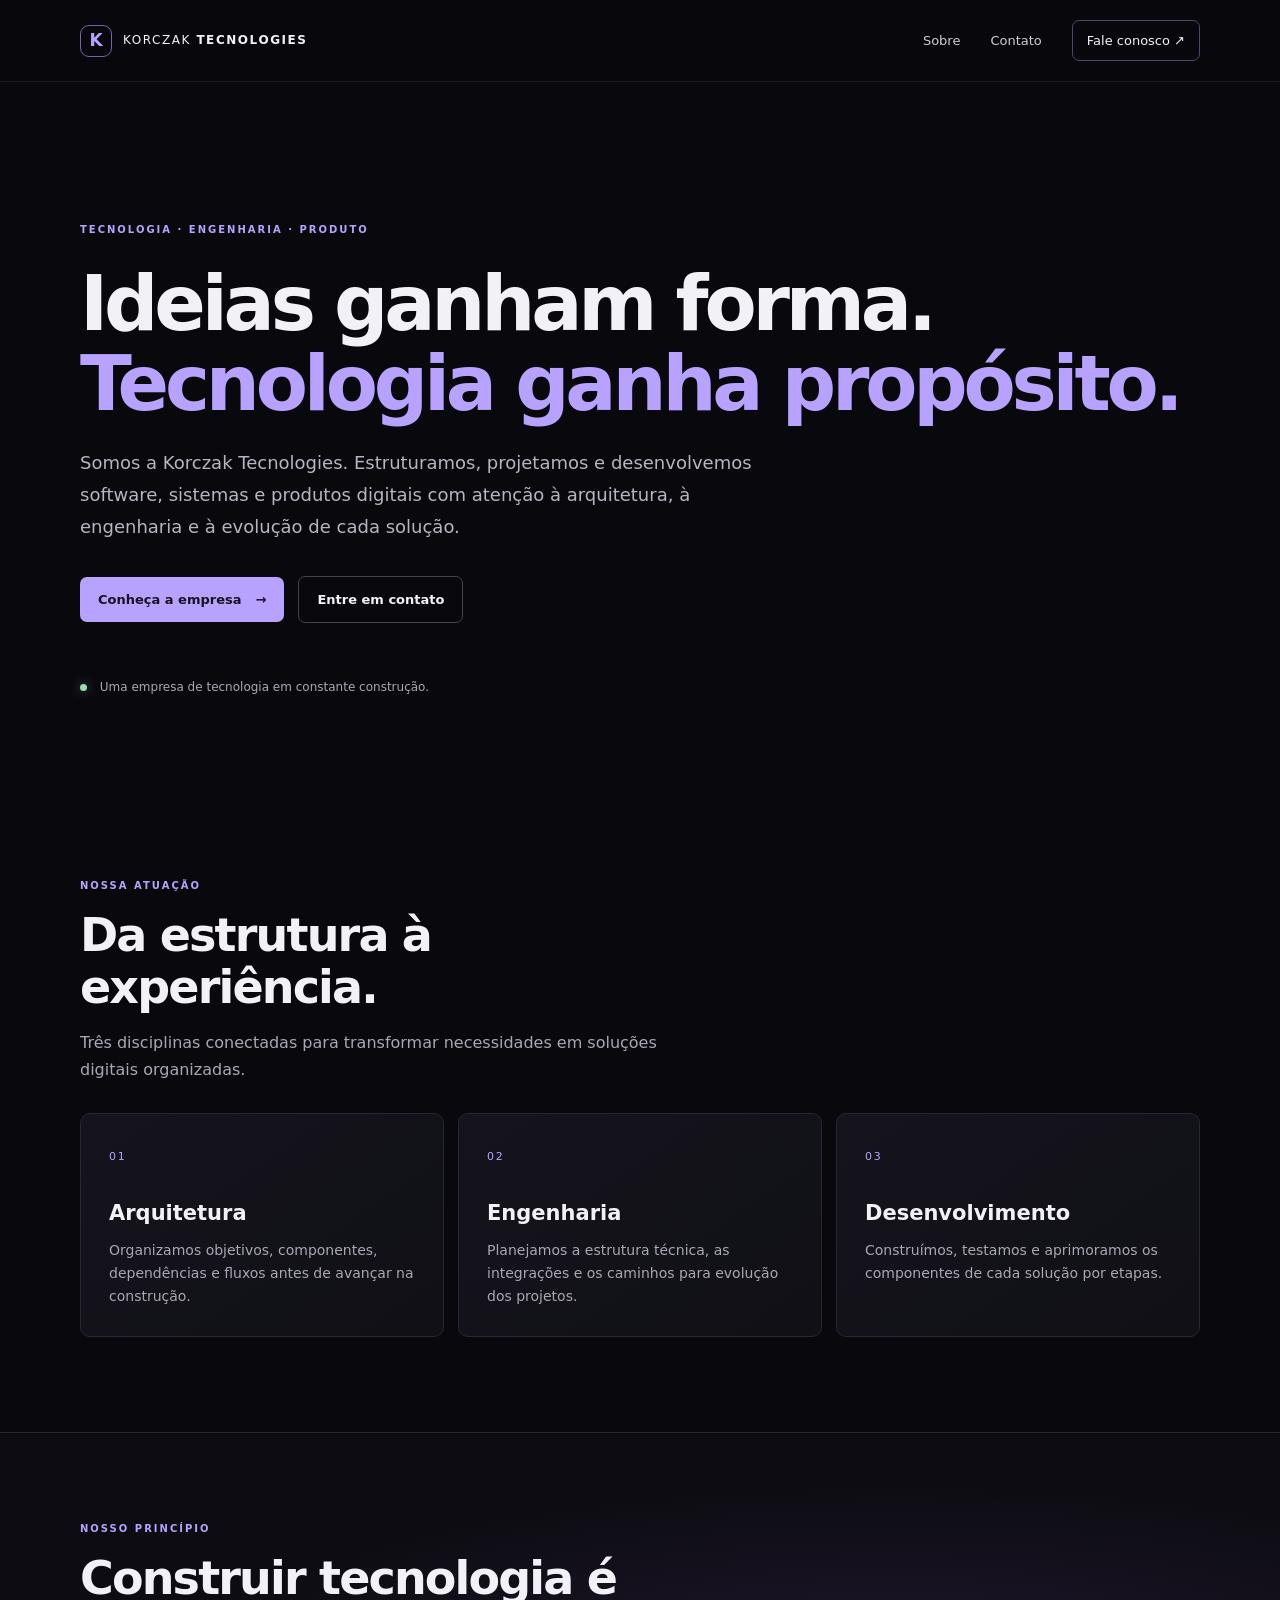
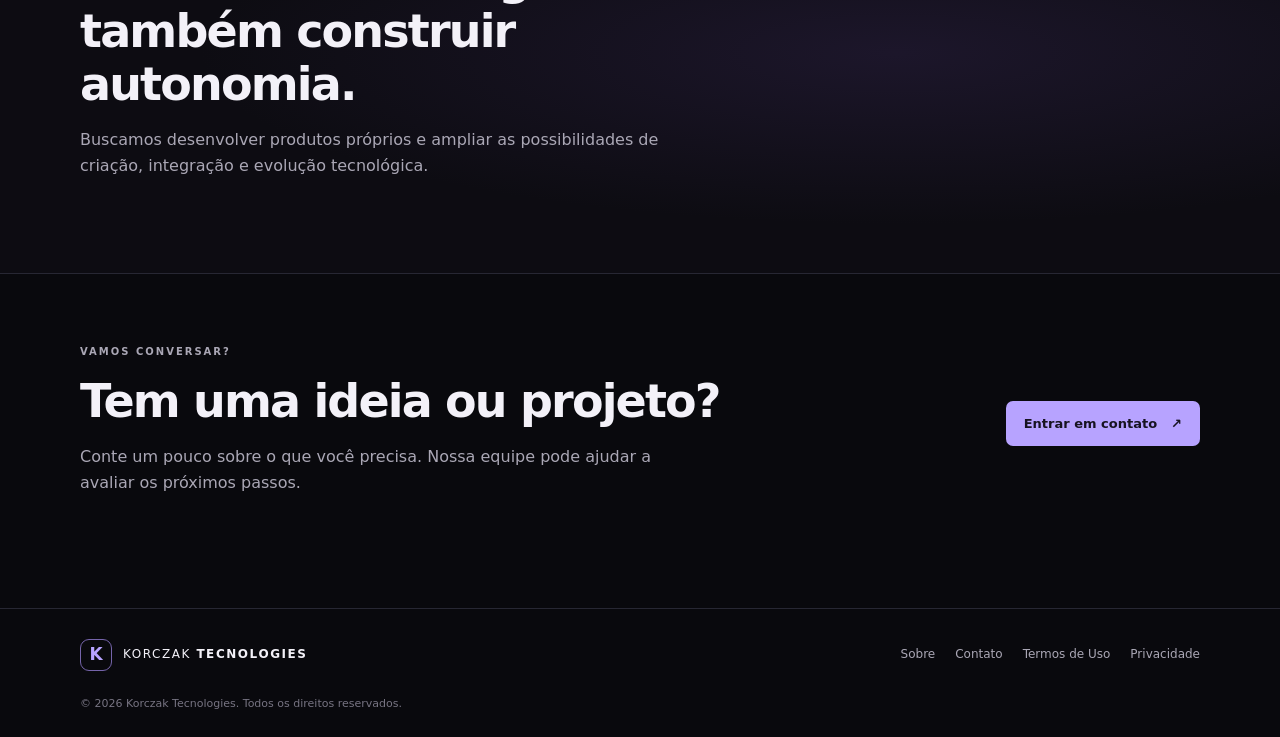
<file: index.html>
<!doctype html>
<html lang="pt-BR">
<head>
  <script async src="https://pagead2.googlesyndication.com/pagead/js/adsbygoogle.js?client=ca-pub-9499827609721662"
    crossorigin="anonymous"></script>
  <meta charset="utf-8">
  <meta name="viewport" content="width=device-width, initial-scale=1">
  <meta name="theme-color" content="#09090d">
  <meta name="description" content="Korczak Tecnologies — arquitetura, engenharia e desenvolvimento de software e produtos digitais.">
  <title>Korczak Tecnologies — Tecnologia em construção</title>
  <link rel="stylesheet" href="assets/styles.css">
</head>
<body>
  <header class="site-header">
    <a class="brand" href="index.html" aria-label="Korczak Tecnologies, início"><span class="brand-mark">K</span><span>KORCZAK <b>TECNOLOGIES</b></span></a>
    <nav aria-label="Navegação principal">
      <a href="sobre.html">Sobre</a><a href="contato.html">Contato</a>
      <a class="nav-cta" href="contato.html">Fale conosco <span aria-hidden="true">↗</span></a>
    </nav>
  </header>
  <main>
    <section class="hero wrap">
      <p class="eyebrow">TECNOLOGIA · ENGENHARIA · PRODUTO</p>
      <h1>Ideias ganham forma.<br><span>Tecnologia ganha propósito.</span></h1>
      <p class="hero-copy">Somos a Korczak Tecnologies. Estruturamos, projetamos e desenvolvemos software, sistemas e produtos digitais com atenção à arquitetura, à engenharia e à evolução de cada solução.</p>
      <div class="actions"><a class="button primary" href="sobre.html">Conheça a empresa <span aria-hidden="true">→</span></a><a class="button secondary" href="contato.html">Entre em contato</a></div>
      <div class="hero-note"><span class="dot"></span> Uma empresa de tecnologia em constante construção.</div>
    </section>
    <section class="section wrap">
      <div class="section-heading"><p class="eyebrow">NOSSA ATUAÇÃO</p><h2>Da estrutura à experiência.</h2><p>Três disciplinas conectadas para transformar necessidades em soluções digitais organizadas.</p></div>
      <div class="cards">
        <article class="card"><span class="card-number">01</span><h3>Arquitetura</h3><p>Organizamos objetivos, componentes, dependências e fluxos antes de avançar na construção.</p></article>
        <article class="card"><span class="card-number">02</span><h3>Engenharia</h3><p>Planejamos a estrutura técnica, as integrações e os caminhos para evolução dos projetos.</p></article>
        <article class="card"><span class="card-number">03</span><h3>Desenvolvimento</h3><p>Construímos, testamos e aprimoramos os componentes de cada solução por etapas.</p></article>
      </div>
    </section>
    <section class="statement"><div class="wrap statement-inner"><p class="eyebrow">NOSSO PRINCÍPIO</p><h2>Construir tecnologia é também construir autonomia.</h2><p>Buscamos desenvolver produtos próprios e ampliar as possibilidades de criação, integração e evolução tecnológica.</p></div></section>
    <section class="section wrap closing"><div><p class="eyebrow">VAMOS CONVERSAR?</p><h2>Tem uma ideia ou projeto?</h2><p>Conte um pouco sobre o que você precisa. Nossa equipe pode ajudar a avaliar os próximos passos.</p></div><a class="button primary" href="contato.html">Entrar em contato <span aria-hidden="true">↗</span></a></section>
  </main>
  <footer class="site-footer"><div class="wrap footer-inner"><a class="brand" href="index.html"><span class="brand-mark">K</span><span>KORCZAK <b>TECNOLOGIES</b></span></a><div class="footer-links"><a href="sobre.html">Sobre</a><a href="contato.html">Contato</a><a href="termos.html">Termos de Uso</a><a href="privacidade.html">Privacidade</a></div><small>© <span id="year">2026</span> Korczak Tecnologies. Todos os direitos reservados.</small></div></footer>
  <script>document.getElementById("year").textContent=new Date().getFullYear();</script>
</body>
</html>
</file>
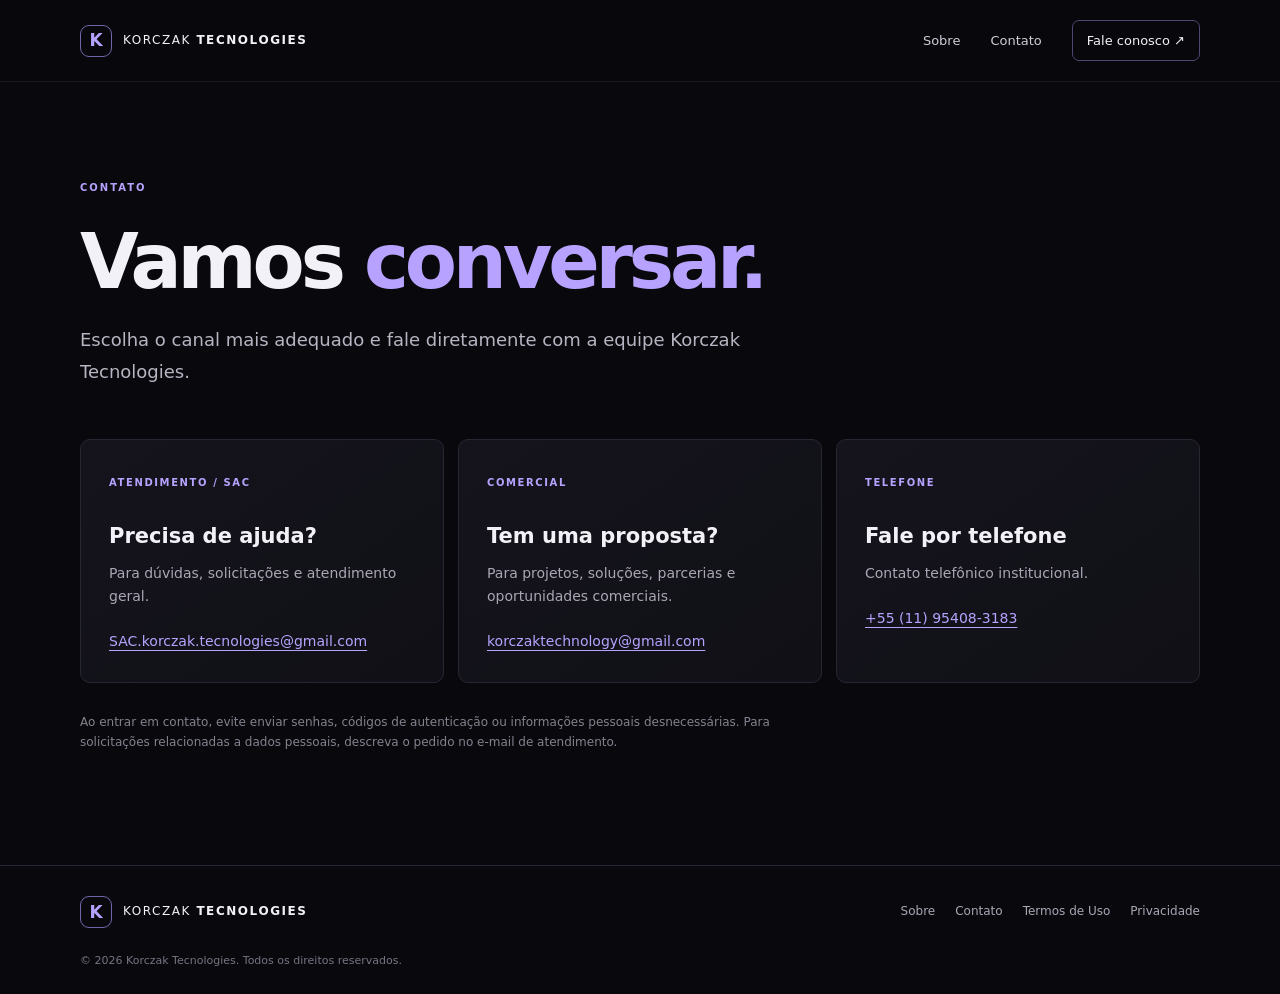
<file: contato.html>
<!doctype html>
<html lang="pt-BR">
<head>
  <script async src="https://pagead2.googlesyndication.com/pagead/js/adsbygoogle.js?client=ca-pub-9499827609721662"
    crossorigin="anonymous"></script><meta charset="utf-8"><meta name="viewport" content="width=device-width, initial-scale=1"><meta name="theme-color" content="#09090d"><meta name="description" content="Entre em contato com a Korczak Tecnologies."><title>Contato — Korczak Tecnologies</title><link rel="stylesheet" href="assets/styles.css"></head>
<body>
<header class="site-header"><a class="brand" href="index.html"><span class="brand-mark">K</span><span>KORCZAK <b>TECNOLOGIES</b></span></a><nav aria-label="Navegação principal"><a href="sobre.html">Sobre</a><a class="active" href="contato.html">Contato</a><a class="nav-cta" href="contato.html">Fale conosco <span aria-hidden="true">↗</span></a></nav></header>
<main class="wrap page contact-page">
  <p class="eyebrow">CONTATO</p><h1>Vamos <span>conversar.</span></h1><p class="page-lead">Escolha o canal mais adequado e fale diretamente com a equipe Korczak Tecnologies.</p>
  <div class="contact-grid">
    <section class="contact-card"><span class="contact-label">ATENDIMENTO / SAC</span><h2>Precisa de ajuda?</h2><p>Para dúvidas, solicitações e atendimento geral.</p><a href="mailto:SAC.korczak.tecnologies@gmail.com">SAC.korczak.tecnologies@gmail.com</a></section>
    <section class="contact-card"><span class="contact-label">COMERCIAL</span><h2>Tem uma proposta?</h2><p>Para projetos, soluções, parcerias e oportunidades comerciais.</p><a href="mailto:korczaktechnology@gmail.com">korczaktechnology@gmail.com</a></section>
    <section class="contact-card"><span class="contact-label">TELEFONE</span><h2>Fale por telefone</h2><p>Contato telefônico institucional.</p><a href="tel:+5511954083183">+55 (11) 95408-3183</a></section>
  </div>
  <p class="contact-note">Ao entrar em contato, evite enviar senhas, códigos de autenticação ou informações pessoais desnecessárias. Para solicitações relacionadas a dados pessoais, descreva o pedido no e-mail de atendimento.</p>
</main>
<footer class="site-footer"><div class="wrap footer-inner"><a class="brand" href="index.html"><span class="brand-mark">K</span><span>KORCZAK <b>TECNOLOGIES</b></span></a><div class="footer-links"><a href="sobre.html">Sobre</a><a href="contato.html">Contato</a><a href="termos.html">Termos de Uso</a><a href="privacidade.html">Privacidade</a></div><small>© 2026 Korczak Tecnologies. Todos os direitos reservados.</small></div></footer>
</body></html>
</file>
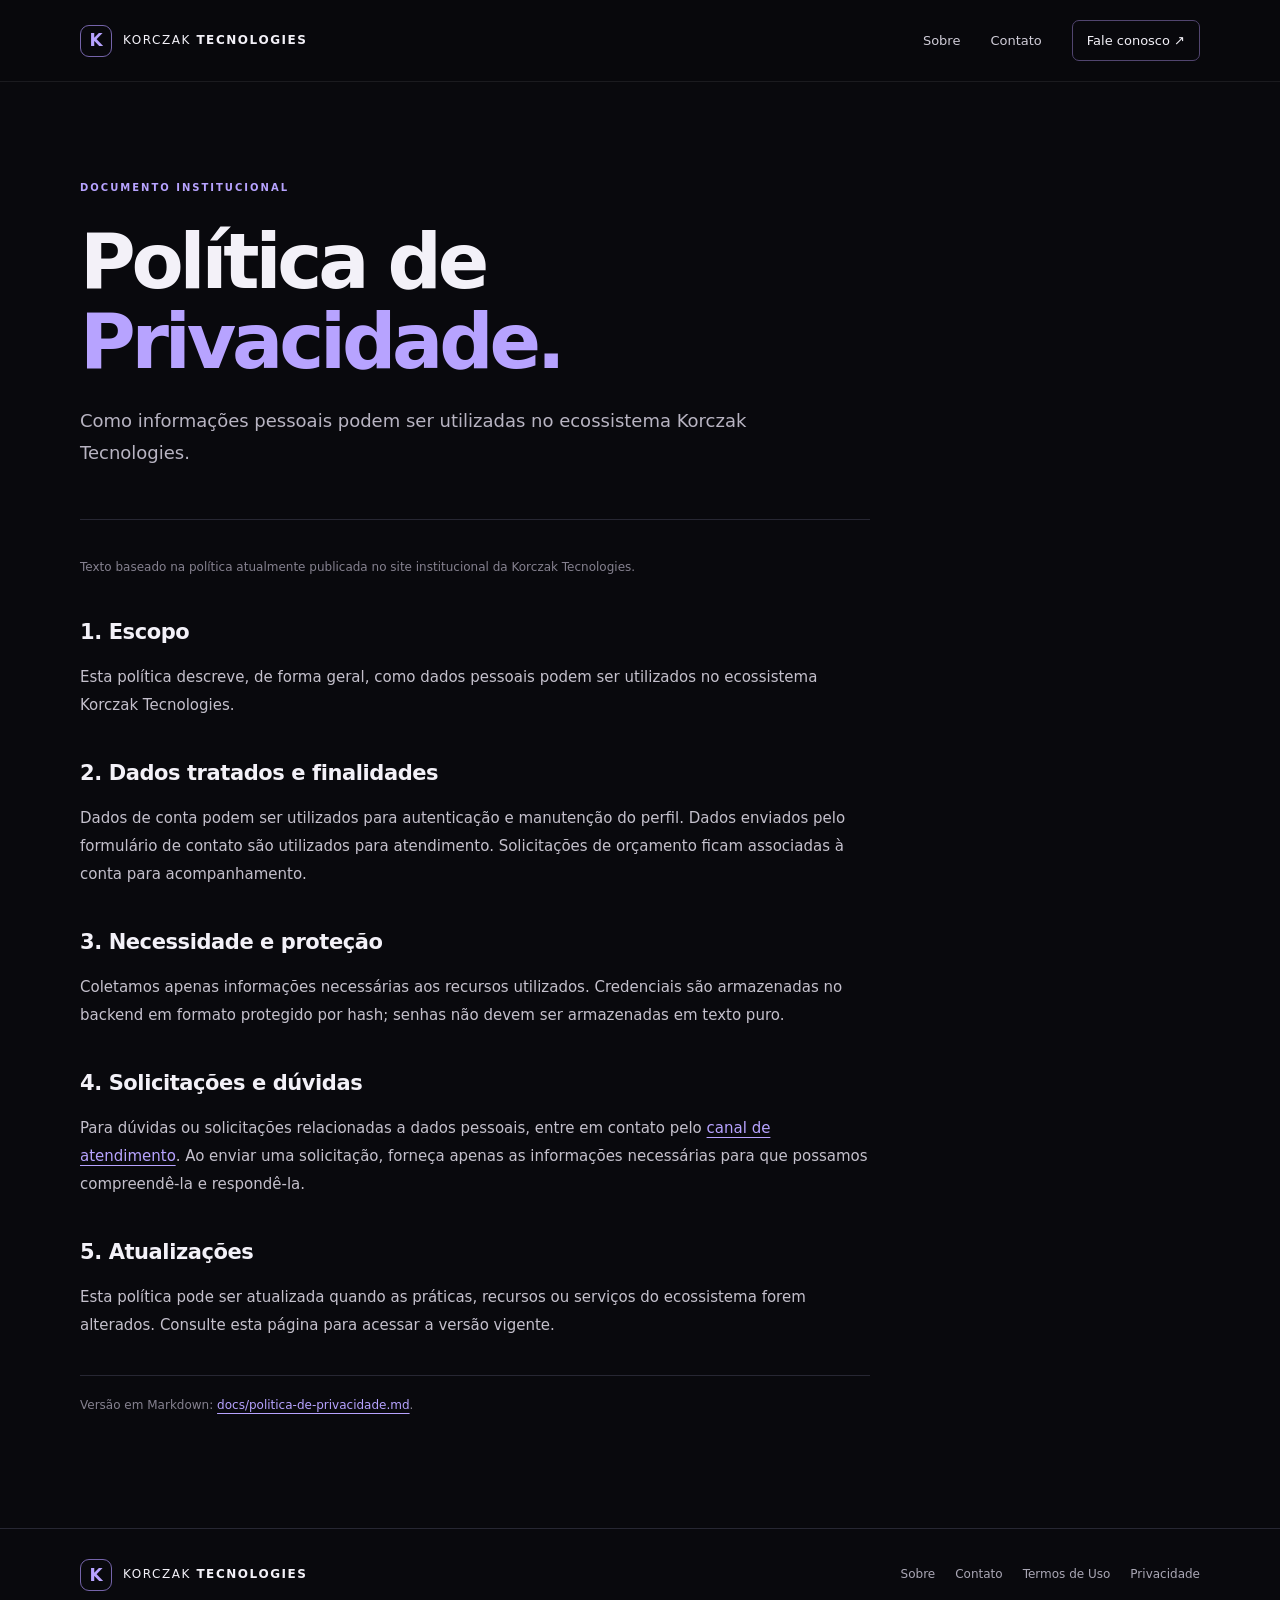
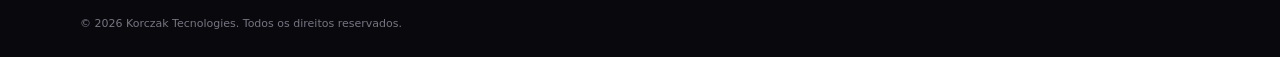
<file: privacidade.html>
<!doctype html>
<html lang="pt-BR"><head>
  <script async src="https://pagead2.googlesyndication.com/pagead/js/adsbygoogle.js?client=ca-pub-9499827609721662"
    crossorigin="anonymous"></script><meta charset="utf-8"><meta name="viewport" content="width=device-width, initial-scale=1"><meta name="theme-color" content="#09090d"><meta name="description" content="Política de Privacidade da Korczak Tecnologies."><title>Política de Privacidade — Korczak Tecnologies</title><link rel="stylesheet" href="assets/styles.css"></head>
<body><header class="site-header"><a class="brand" href="index.html"><span class="brand-mark">K</span><span>KORCZAK <b>TECNOLOGIES</b></span></a><nav aria-label="Navegação principal"><a href="sobre.html">Sobre</a><a href="contato.html">Contato</a><a class="nav-cta" href="contato.html">Fale conosco ↗</a></nav></header>
<main class="wrap page legal-page"><p class="eyebrow">DOCUMENTO INSTITUCIONAL</p><h1>Política de <span>Privacidade.</span></h1><p class="page-lead">Como informações pessoais podem ser utilizadas no ecossistema Korczak Tecnologies.</p>
<section class="prose"><p class="legal-date">Texto baseado na política atualmente publicada no site institucional da Korczak Tecnologies.</p>
<h2>1. Escopo</h2><p>Esta política descreve, de forma geral, como dados pessoais podem ser utilizados no ecossistema Korczak Tecnologies.</p>
<h2>2. Dados tratados e finalidades</h2><p>Dados de conta podem ser utilizados para autenticação e manutenção do perfil. Dados enviados pelo formulário de contato são utilizados para atendimento. Solicitações de orçamento ficam associadas à conta para acompanhamento.</p>
<h2>3. Necessidade e proteção</h2><p>Coletamos apenas informações necessárias aos recursos utilizados. Credenciais são armazenadas no backend em formato protegido por hash; senhas não devem ser armazenadas em texto puro.</p>
<h2>4. Solicitações e dúvidas</h2><p>Para dúvidas ou solicitações relacionadas a dados pessoais, entre em contato pelo <a href="mailto:SAC.korczak.tecnologies@gmail.com">canal de atendimento</a>. Ao enviar uma solicitação, forneça apenas as informações necessárias para que possamos compreendê-la e respondê-la.</p>
<h2>5. Atualizações</h2><p>Esta política pode ser atualizada quando as práticas, recursos ou serviços do ecossistema forem alterados. Consulte esta página para acessar a versão vigente.</p>
<p class="legal-source">Versão em Markdown: <a href="docs/politica-de-privacidade.md">docs/politica-de-privacidade.md</a>.</p></section></main>
<footer class="site-footer"><div class="wrap footer-inner"><a class="brand" href="index.html"><span class="brand-mark">K</span><span>KORCZAK <b>TECNOLOGIES</b></span></a><div class="footer-links"><a href="sobre.html">Sobre</a><a href="contato.html">Contato</a><a href="termos.html">Termos de Uso</a><a href="privacidade.html">Privacidade</a></div><small>© 2026 Korczak Tecnologies. Todos os direitos reservados.</small></div></footer></body></html>
</file>
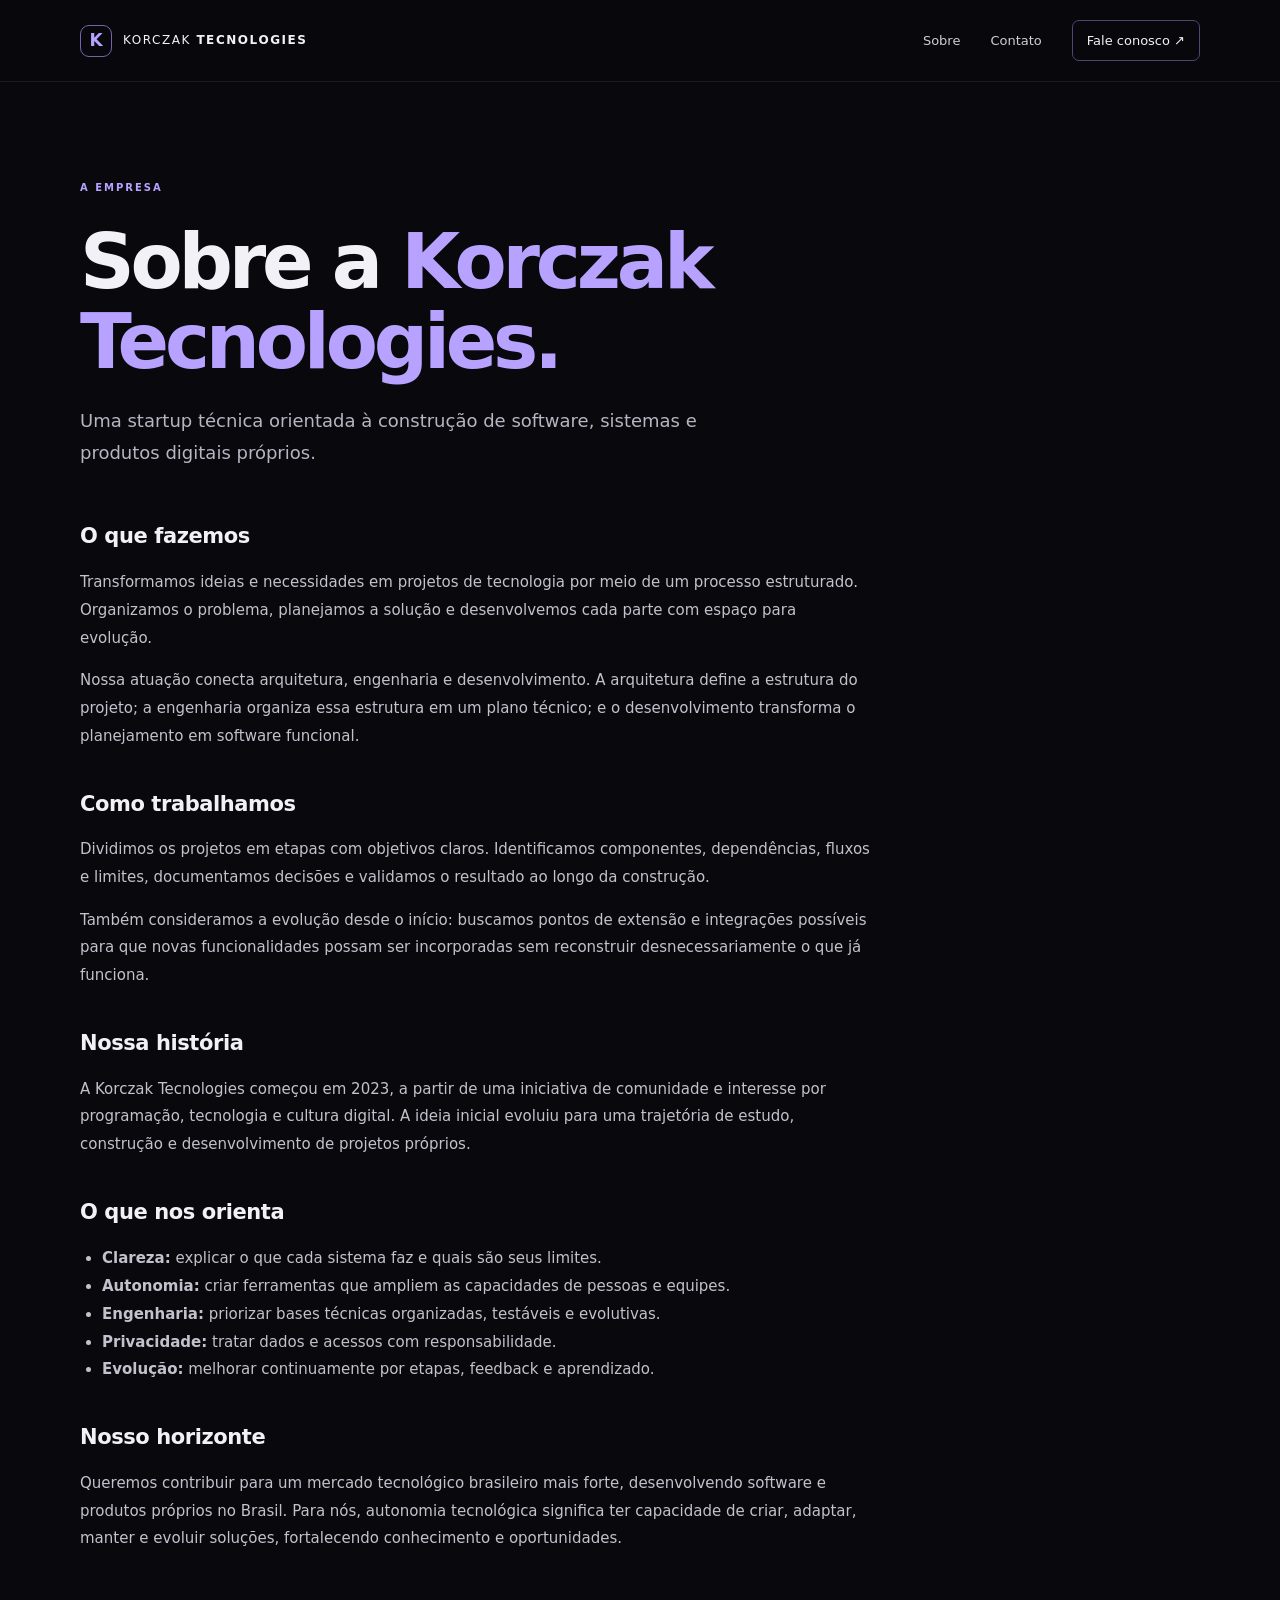
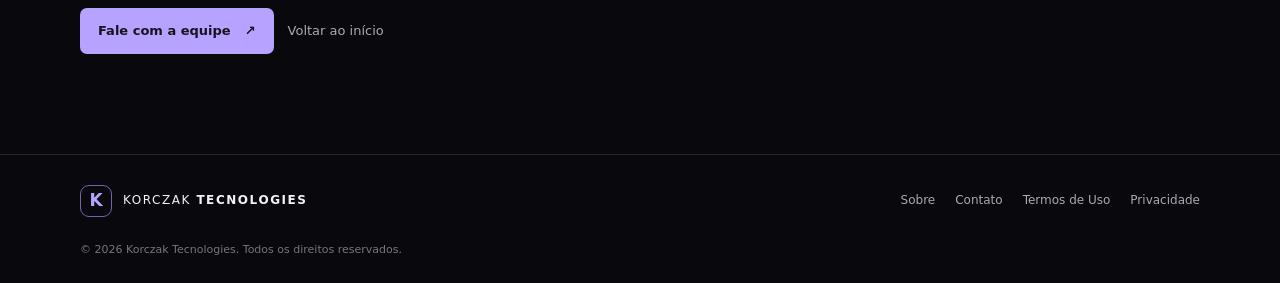
<file: sobre.html>
<!doctype html>
<html lang="pt-BR">
<head>
  <script async src="https://pagead2.googlesyndication.com/pagead/js/adsbygoogle.js?client=ca-pub-9499827609721662"
    crossorigin="anonymous"></script><meta charset="utf-8"><meta name="viewport" content="width=device-width, initial-scale=1"><meta name="theme-color" content="#09090d"><meta name="description" content="Conheça a Korczak Tecnologies, sua história, atuação e princípios."><title>Sobre — Korczak Tecnologies</title><link rel="stylesheet" href="assets/styles.css"></head>
<body>
<header class="site-header"><a class="brand" href="index.html"><span class="brand-mark">K</span><span>KORCZAK <b>TECNOLOGIES</b></span></a><nav aria-label="Navegação principal"><a class="active" href="sobre.html">Sobre</a><a href="contato.html">Contato</a><a class="nav-cta" href="contato.html">Fale conosco <span aria-hidden="true">↗</span></a></nav></header>
<main class="wrap page">
  <p class="eyebrow">A EMPRESA</p><h1>Sobre a <span>Korczak Tecnologies.</span></h1>
  <p class="page-lead">Uma startup técnica orientada à construção de software, sistemas e produtos digitais próprios.</p>
  <section class="prose">
    <h2>O que fazemos</h2>
    <p>Transformamos ideias e necessidades em projetos de tecnologia por meio de um processo estruturado. Organizamos o problema, planejamos a solução e desenvolvemos cada parte com espaço para evolução.</p>
    <p>Nossa atuação conecta arquitetura, engenharia e desenvolvimento. A arquitetura define a estrutura do projeto; a engenharia organiza essa estrutura em um plano técnico; e o desenvolvimento transforma o planejamento em software funcional.</p>
    <h2>Como trabalhamos</h2>
    <p>Dividimos os projetos em etapas com objetivos claros. Identificamos componentes, dependências, fluxos e limites, documentamos decisões e validamos o resultado ao longo da construção.</p>
    <p>Também consideramos a evolução desde o início: buscamos pontos de extensão e integrações possíveis para que novas funcionalidades possam ser incorporadas sem reconstruir desnecessariamente o que já funciona.</p>
    <h2>Nossa história</h2>
    <p>A Korczak Tecnologies começou em 2023, a partir de uma iniciativa de comunidade e interesse por programação, tecnologia e cultura digital. A ideia inicial evoluiu para uma trajetória de estudo, construção e desenvolvimento de projetos próprios.</p>
    <h2>O que nos orienta</h2>
    <ul><li><b>Clareza:</b> explicar o que cada sistema faz e quais são seus limites.</li><li><b>Autonomia:</b> criar ferramentas que ampliem as capacidades de pessoas e equipes.</li><li><b>Engenharia:</b> priorizar bases técnicas organizadas, testáveis e evolutivas.</li><li><b>Privacidade:</b> tratar dados e acessos com responsabilidade.</li><li><b>Evolução:</b> melhorar continuamente por etapas, feedback e aprendizado.</li></ul>
    <h2>Nosso horizonte</h2>
    <p>Queremos contribuir para um mercado tecnológico brasileiro mais forte, desenvolvendo software e produtos próprios no Brasil. Para nós, autonomia tecnológica significa ter capacidade de criar, adaptar, manter e evoluir soluções, fortalecendo conhecimento e oportunidades.</p>
  </section>
  <div class="page-actions"><a class="button primary" href="contato.html">Fale com a equipe <span aria-hidden="true">↗</span></a><a class="text-link" href="index.html">Voltar ao início</a></div>
</main>
<footer class="site-footer"><div class="wrap footer-inner"><a class="brand" href="index.html"><span class="brand-mark">K</span><span>KORCZAK <b>TECNOLOGIES</b></span></a><div class="footer-links"><a href="sobre.html">Sobre</a><a href="contato.html">Contato</a><a href="termos.html">Termos de Uso</a><a href="privacidade.html">Privacidade</a></div><small>© 2026 Korczak Tecnologies. Todos os direitos reservados.</small></div></footer>
</body></html>
</file>
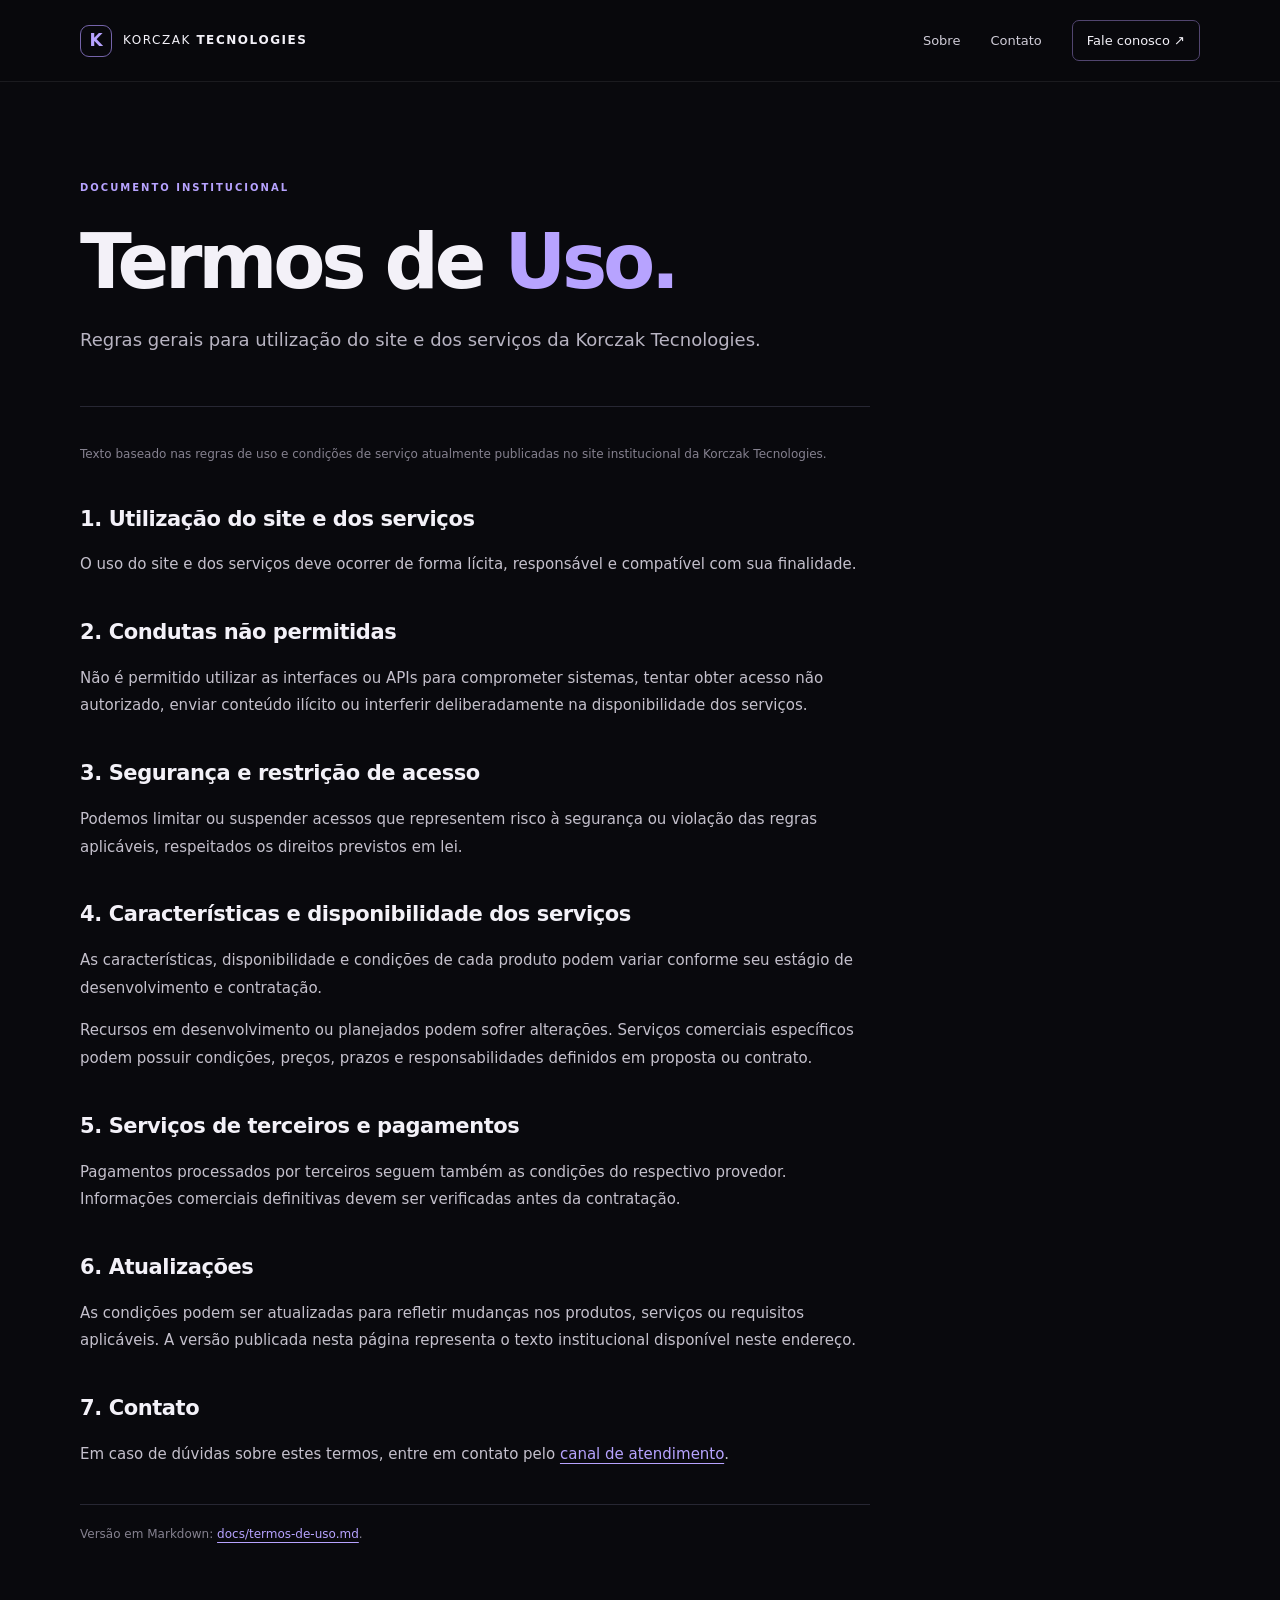
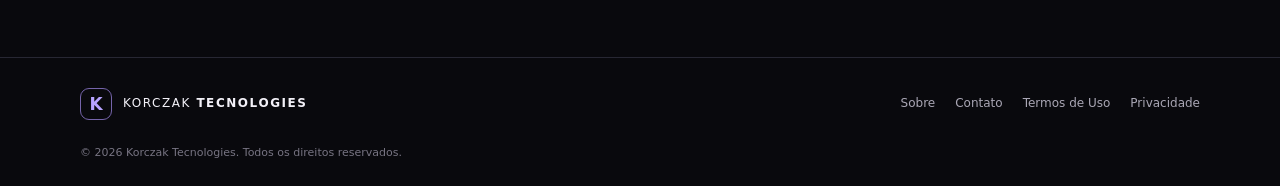
<file: termos.html>
<!doctype html>
<html lang="pt-BR"><head>
  <script async src="https://pagead2.googlesyndication.com/pagead/js/adsbygoogle.js?client=ca-pub-9499827609721662"
    crossorigin="anonymous"></script><meta charset="utf-8"><meta name="viewport" content="width=device-width, initial-scale=1"><meta name="theme-color" content="#09090d"><meta name="description" content="Termos de Uso da Korczak Tecnologies."><title>Termos de Uso — Korczak Tecnologies</title><link rel="stylesheet" href="assets/styles.css"></head>
<body><header class="site-header"><a class="brand" href="index.html"><span class="brand-mark">K</span><span>KORCZAK <b>TECNOLOGIES</b></span></a><nav aria-label="Navegação principal"><a href="sobre.html">Sobre</a><a href="contato.html">Contato</a><a class="nav-cta" href="contato.html">Fale conosco ↗</a></nav></header>
<main class="wrap page legal-page"><p class="eyebrow">DOCUMENTO INSTITUCIONAL</p><h1>Termos de <span>Uso.</span></h1><p class="page-lead">Regras gerais para utilização do site e dos serviços da Korczak Tecnologies.</p>
<section class="prose"><p class="legal-date">Texto baseado nas regras de uso e condições de serviço atualmente publicadas no site institucional da Korczak Tecnologies.</p>
<h2>1. Utilização do site e dos serviços</h2><p>O uso do site e dos serviços deve ocorrer de forma lícita, responsável e compatível com sua finalidade.</p>
<h2>2. Condutas não permitidas</h2><p>Não é permitido utilizar as interfaces ou APIs para comprometer sistemas, tentar obter acesso não autorizado, enviar conteúdo ilícito ou interferir deliberadamente na disponibilidade dos serviços.</p>
<h2>3. Segurança e restrição de acesso</h2><p>Podemos limitar ou suspender acessos que representem risco à segurança ou violação das regras aplicáveis, respeitados os direitos previstos em lei.</p>
<h2>4. Características e disponibilidade dos serviços</h2><p>As características, disponibilidade e condições de cada produto podem variar conforme seu estágio de desenvolvimento e contratação.</p><p>Recursos em desenvolvimento ou planejados podem sofrer alterações. Serviços comerciais específicos podem possuir condições, preços, prazos e responsabilidades definidos em proposta ou contrato.</p>
<h2>5. Serviços de terceiros e pagamentos</h2><p>Pagamentos processados por terceiros seguem também as condições do respectivo provedor. Informações comerciais definitivas devem ser verificadas antes da contratação.</p>
<h2>6. Atualizações</h2><p>As condições podem ser atualizadas para refletir mudanças nos produtos, serviços ou requisitos aplicáveis. A versão publicada nesta página representa o texto institucional disponível neste endereço.</p>
<h2>7. Contato</h2><p>Em caso de dúvidas sobre estes termos, entre em contato pelo <a href="mailto:SAC.korczak.tecnologies@gmail.com">canal de atendimento</a>.</p>
<p class="legal-source">Versão em Markdown: <a href="docs/termos-de-uso.md">docs/termos-de-uso.md</a>.</p></section></main>
<footer class="site-footer"><div class="wrap footer-inner"><a class="brand" href="index.html"><span class="brand-mark">K</span><span>KORCZAK <b>TECNOLOGIES</b></span></a><div class="footer-links"><a href="sobre.html">Sobre</a><a href="contato.html">Contato</a><a href="termos.html">Termos de Uso</a><a href="privacidade.html">Privacidade</a></div><small>© 2026 Korczak Tecnologies. Todos os direitos reservados.</small></div></footer></body></html>
</file>
<file: assets/styles.css>
:root{color-scheme:dark;--bg:#09090d;--panel:#111118;--line:#272733;--text:#f3f1f8;--muted:#aaa7b5;--accent:#b7a3ff;--accent2:#8d73e8;--max:1120px}*{box-sizing:border-box}html{scroll-behavior:smooth}body{margin:0;background:var(--bg);color:var(--text);font-family:Inter,ui-sans-serif,system-ui,-apple-system,BlinkMacSystemFont,"Segoe UI",sans-serif;line-height:1.65}a{color:inherit;text-decoration:none}a:hover{color:var(--accent)}.wrap{width:min(var(--max),calc(100% - 48px));margin-inline:auto}.site-header{height:82px;padding:0 max(24px,calc((100vw - var(--max))/2));display:flex;align-items:center;justify-content:space-between;border-bottom:1px solid rgba(255,255,255,.08);background:rgba(9,9,13,.88);position:sticky;top:0;z-index:10;backdrop-filter:blur(18px)}.brand{display:inline-flex;align-items:center;gap:11px;font-size:12px;letter-spacing:.13em;font-weight:500}.brand b{font-weight:800}.brand-mark{width:32px;height:32px;display:grid;place-items:center;border:1px solid #7564aa;border-radius:9px;color:var(--accent);font-size:17px;font-weight:800;letter-spacing:0}.site-header nav{display:flex;align-items:center;gap:30px;font-size:13px;color:#d0cdd8}.nav-cta{border:1px solid #51456f;border-radius:7px;padding:9px 14px;color:var(--text)}.hero{padding-top:130px;padding-bottom:110px;min-height:610px}.eyebrow{font-size:10px;letter-spacing:.2em;color:var(--accent);font-weight:700}.hero h1,.page h1{font-size:clamp(42px,7vw,76px);line-height:1.06;letter-spacing:-.055em;margin:25px 0 22px;font-weight:650}.hero h1 span,.page h1 span{color:var(--accent)}.hero-copy,.page-lead{max-width:690px;color:#b8b4c2;font-size:18px;line-height:1.8}.actions,.page-actions{display:flex;align-items:center;gap:14px;flex-wrap:wrap;margin-top:32px}.button{display:inline-flex;align-items:center;gap:14px;padding:12px 18px;border-radius:7px;font-size:13px;font-weight:650;transition:transform .2s,border-color .2s}.button:hover{transform:translateY(-2px)}.primary{background:var(--accent);color:#171321}.primary:hover{background:#c8baff;color:#171321}.secondary{border:1px solid #454151;color:var(--text)}.hero-note{margin-top:55px;color:var(--muted);font-size:12px}.dot{display:inline-block;width:7px;height:7px;border-radius:50%;background:#9bdbb1;margin-right:9px;box-shadow:0 0 12px #9bdbb177}.section{padding-top:60px;padding-bottom:95px}.section-heading{max-width:600px;margin-bottom:30px}.section-heading h2,.closing h2,.statement h2{font-size:clamp(30px,4vw,46px);line-height:1.15;letter-spacing:-.04em;margin:14px 0}.section-heading>p:last-child,.closing p,.statement p:last-child{color:var(--muted);max-width:600px}.cards{display:grid;grid-template-columns:repeat(3,1fr);gap:14px}.card,.contact-card{background:linear-gradient(145deg,#15141d,#101016);border:1px solid var(--line);border-radius:10px;padding:28px;min-height:210px}.card-number{color:var(--accent);font-size:11px;letter-spacing:.15em}.card h3,.contact-card h2{font-size:21px;margin:28px 0 8px}.card p,.contact-card p{font-size:14px;color:var(--muted);margin:0}.statement{border-block:1px solid var(--line);background:radial-gradient(ellipse at 70% 50%,#33254f66,transparent 55%),#0d0c12;padding:78px 0}.statement-inner{max-width:var(--max)}.statement h2{max-width:700px}.closing{display:flex;align-items:center;justify-content:space-between;gap:24px}.site-footer{border-top:1px solid var(--line);padding:30px 0 24px}.footer-inner{display:flex;align-items:center;justify-content:space-between;gap:24px;flex-wrap:wrap}.footer-links{display:flex;gap:20px;flex-wrap:wrap;font-size:12px;color:var(--muted)}.site-footer small{width:100%;font-size:11px;color:#777482}.page{padding-top:88px;padding-bottom:100px;min-height:68vh}.page h1{max-width:850px}.page-lead{margin-bottom:50px}.prose{max-width:790px;color:#c4c0cc}.prose h2{font-size:21px;color:var(--text);margin:36px 0 8px;letter-spacing:-.02em}.prose p,.prose li{font-size:15px;line-height:1.85}.prose ul{padding-left:22px}.prose a,.contact-card>a{color:var(--accent);text-decoration:underline;text-underline-offset:4px}.page-actions{margin-top:55px}.text-link{font-size:13px;color:var(--muted)}.contact-grid{display:grid;grid-template-columns:repeat(3,1fr);gap:14px}.contact-card{min-height:230px}.contact-card h2{margin:25px 0 8px}.contact-card>a{display:inline-block;margin-top:22px;font-size:14px;overflow-wrap:anywhere}.contact-label{font-size:10px;letter-spacing:.16em;color:var(--accent);font-weight:700}.contact-note{max-width:700px;color:#85818f;font-size:12px;margin-top:30px}.legal-page .prose{border-top:1px solid var(--line);padding-top:24px}.legal-date,.legal-source{color:#85818f;font-size:12px!important}.legal-source{border-top:1px solid var(--line);padding-top:18px;margin-top:35px}@media(max-width:760px){.site-header{height:70px;padding:0 20px}.site-header nav{gap:14px;font-size:12px}.site-header nav>a:first-child{display:none}.nav-cta{padding:8px 10px}.wrap{width:calc(100% - 40px)}.hero{padding-top:90px;padding-bottom:75px;min-height:0}.hero h1,.page h1{font-size:clamp(40px,12vw,62px)}.hero-copy,.page-lead{font-size:16px}.cards,.contact-grid{grid-template-columns:1fr}.card{min-height:0}.section{padding-top:45px;padding-bottom:65px}.statement{padding:60px 0}.closing{align-items:flex-start;flex-direction:column}.page{padding-top:65px}.footer-inner{align-items:flex-start;flex-direction:column}.footer-links{gap:14px}.prose h2{margin-top:30px}}@media(prefers-reduced-motion:reduce){html{scroll-behavior:auto}*,*::before,*::after{transition:none!important}}
</file>
